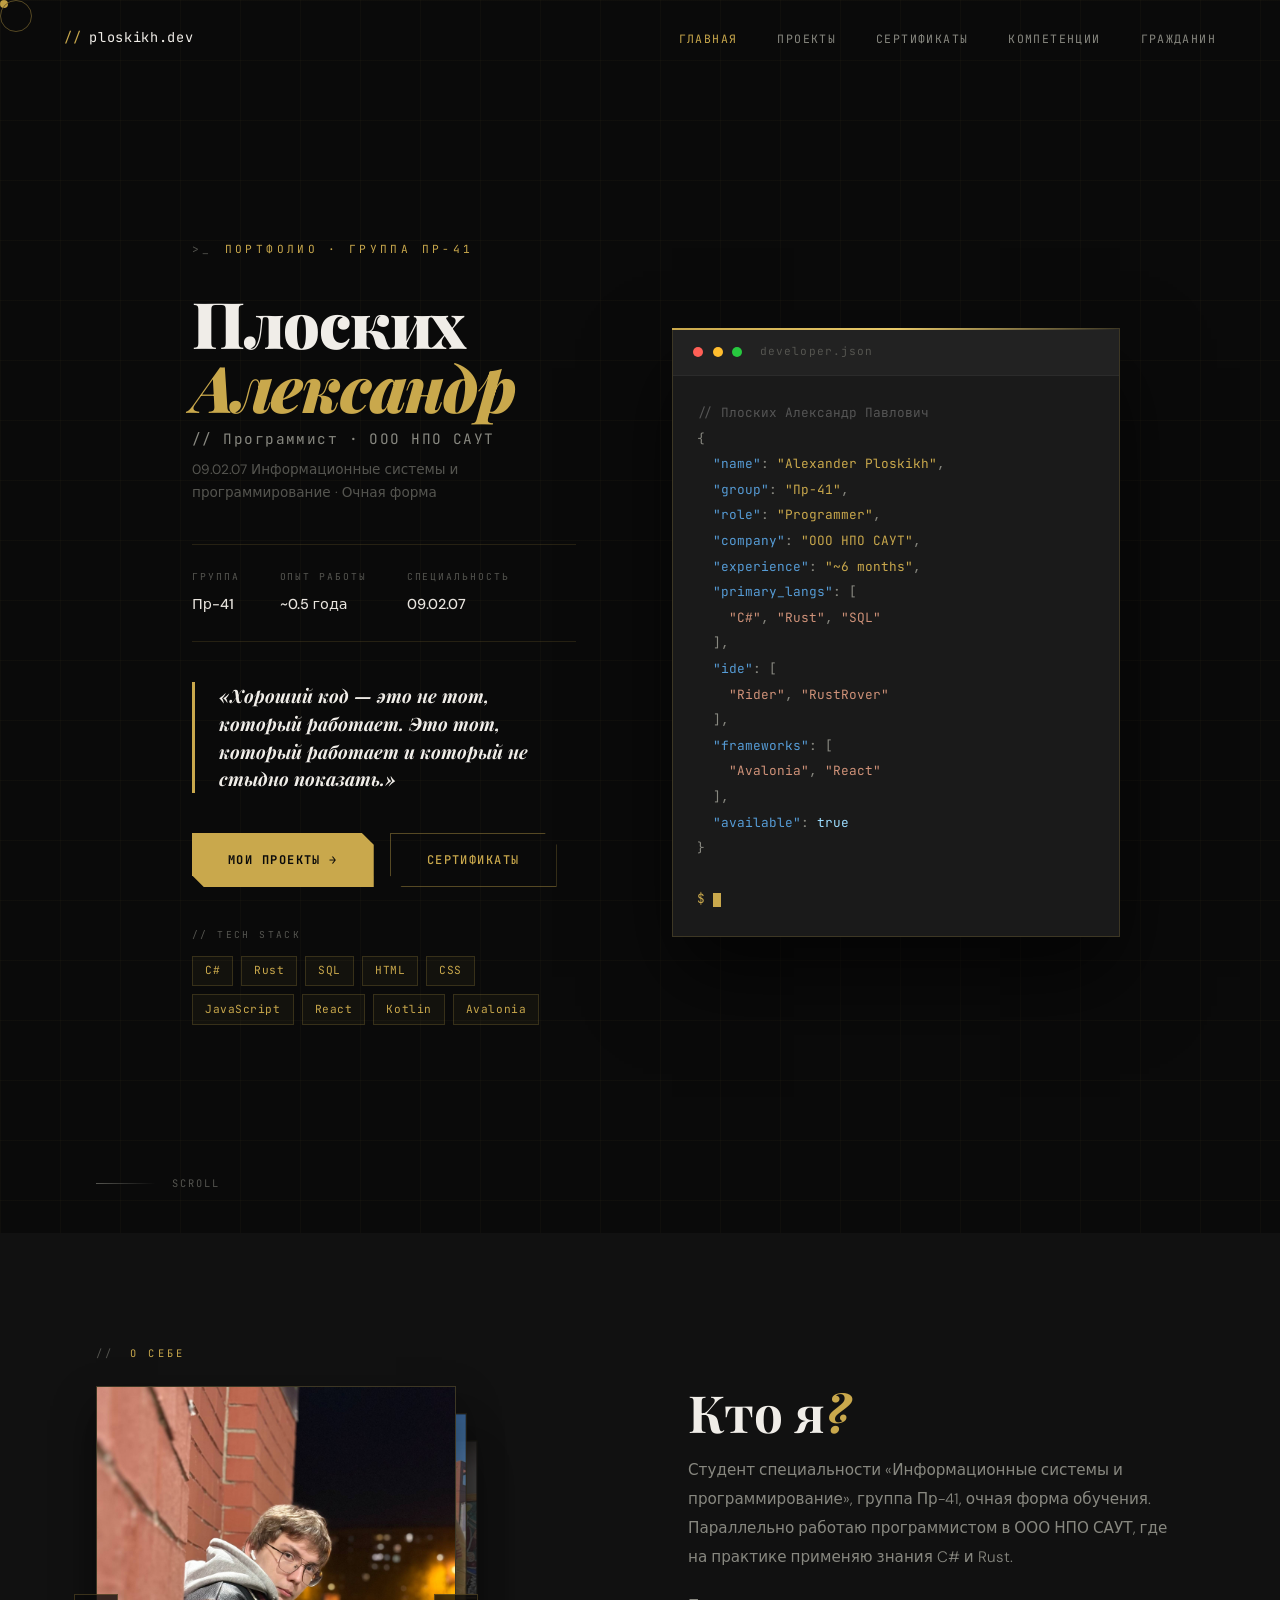
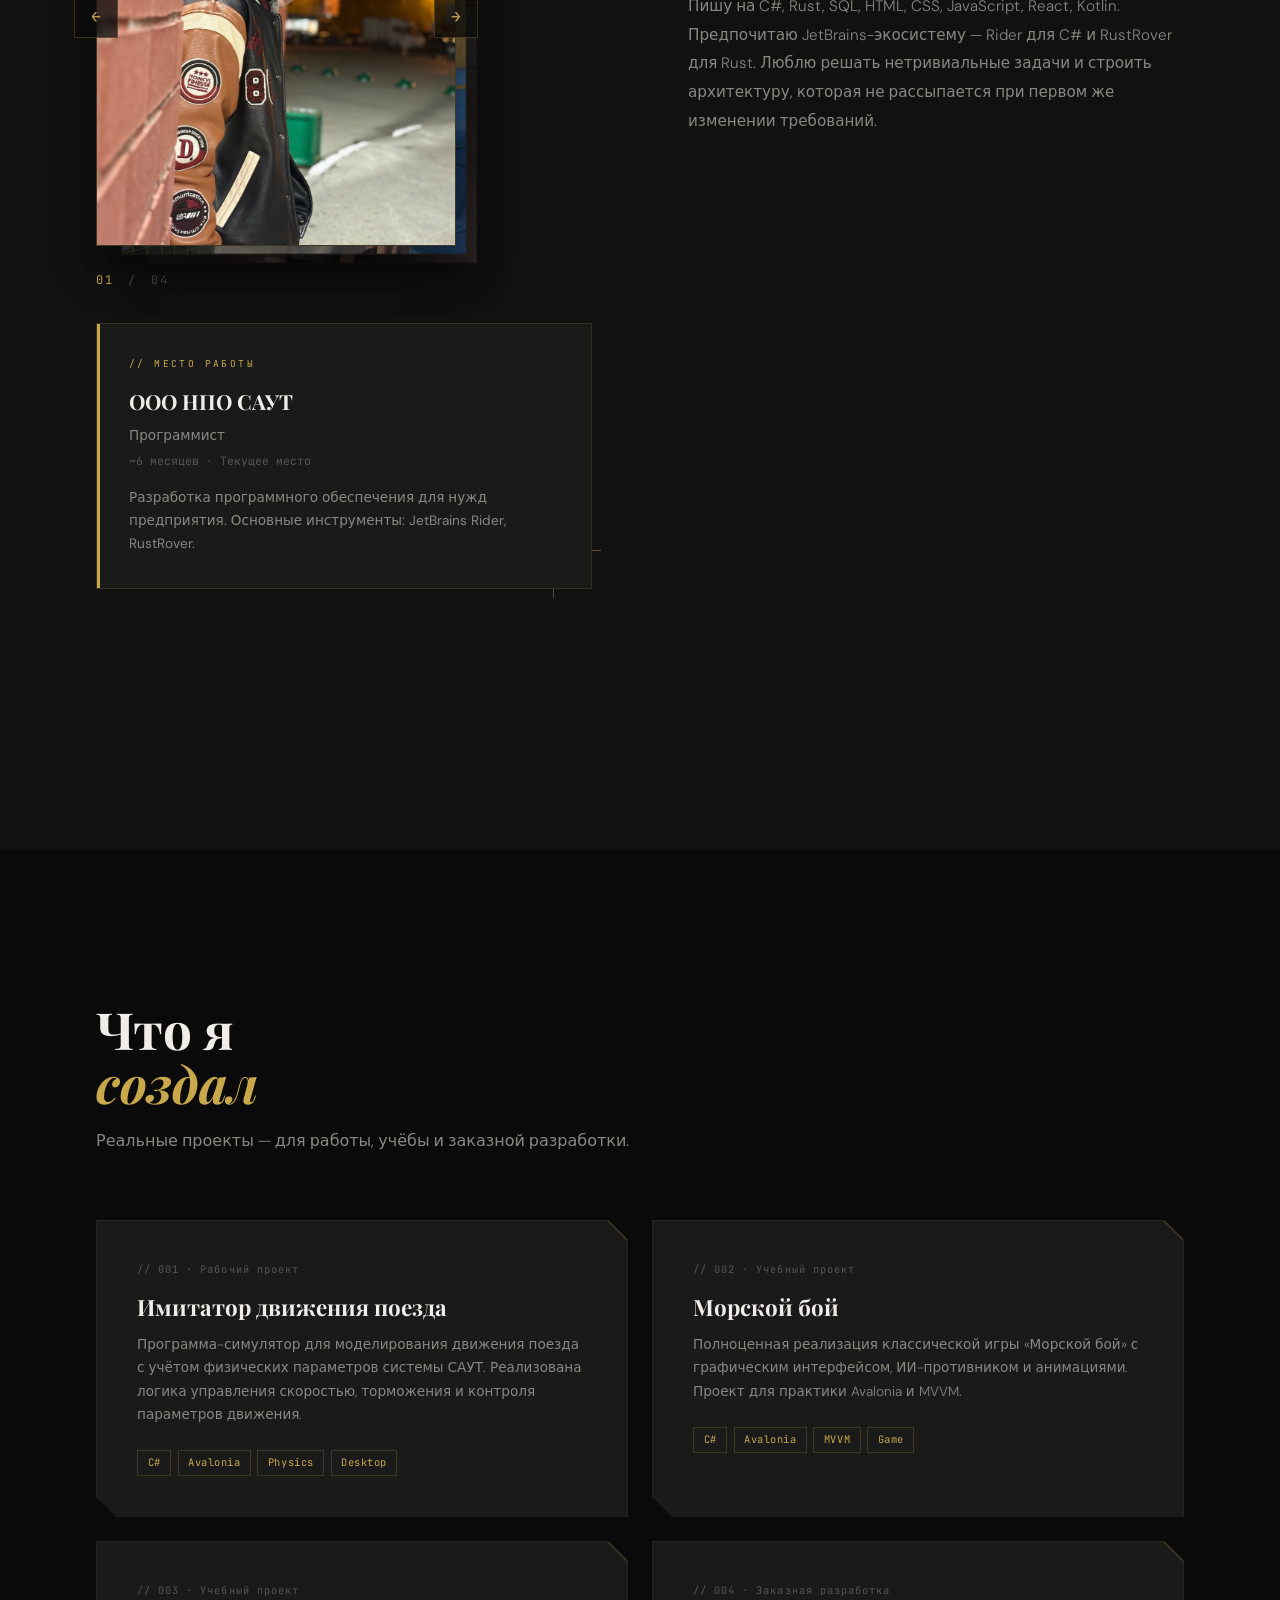
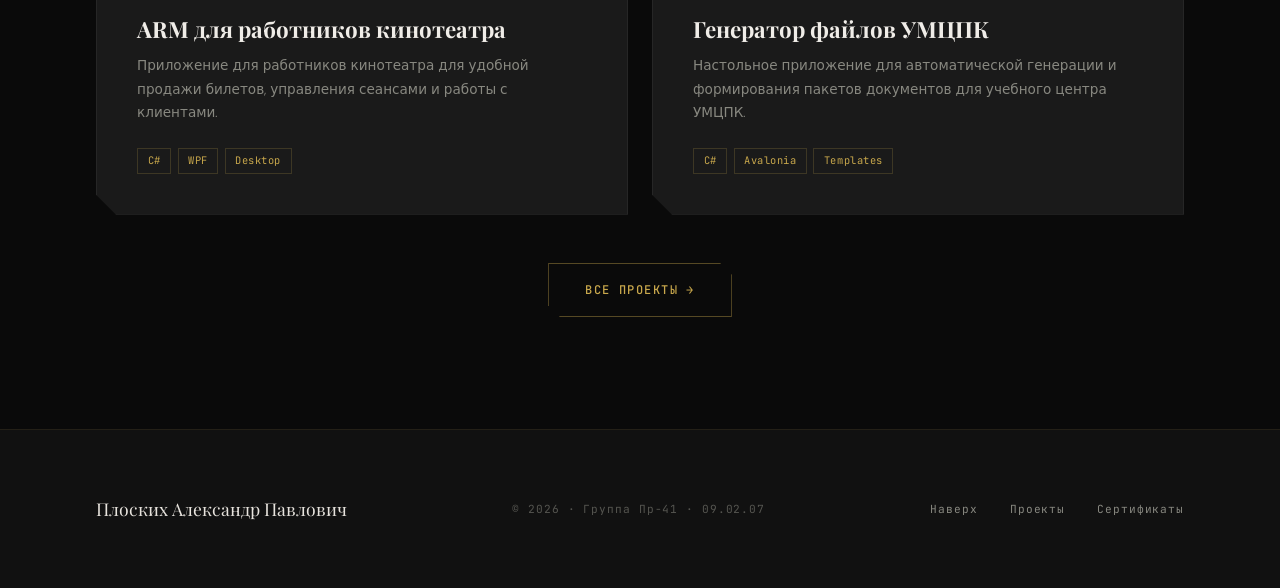
<file: index.html>
<!DOCTYPE html>
<html lang="ru">
<head>
<meta charset="UTF-8">
<meta name="viewport" content="width=device-width, initial-scale=1.0">
<title>Плоских Александр — Портфолио</title>
<link rel="preconnect" href="https://fonts.googleapis.com">
<link rel="preconnect" href="https://fonts.gstatic.com" crossorigin>
<link href="https://fonts.googleapis.com/css2?family=Playfair+Display:ital,wght@0,700;0,900;1,700&family=DM+Sans:wght@300;400;500&family=JetBrains+Mono:wght@300;400;500;700&display=swap" rel="stylesheet">
<link rel="stylesheet" href="style.css">
<style>
  /* ===== HERO ===== */
  #hero {
    min-height: 100vh;
    display: grid;
    grid-template-columns: 1fr 1fr;
    position: relative;
    overflow: hidden;
  }

  /* Scanline texture */
  #hero::before {
    content: '';
    position: absolute;
    inset: 0;
    background: repeating-linear-gradient(
      0deg,
      transparent,
      transparent 2px,
      rgba(0,0,0,0.03) 2px,
      rgba(0,0,0,0.03) 4px
    );
    pointer-events: none;
    z-index: 0;
  }

  .hero-left {
    display: flex;
    flex-direction: column;
    justify-content: center;
    padding: 8rem 4rem 6rem 6rem;
    position: relative;
    z-index: 2;
  }

  .hero-label {
    font-family: var(--mono);
    font-size: 0.7rem;
    letter-spacing: 0.3em;
    text-transform: uppercase;
    color: var(--gold);
    margin-bottom: 2rem;
    opacity: 0;
    animation: fadeUp 0.8s var(--ease) 0.2s forwards;
    display: flex;
    align-items: center;
    gap: 0.75rem;
  }
  .hero-label::before { content: '>_'; color: var(--muted2); }

  .hero-name {
    font-family: var(--serif);
    font-size: clamp(3rem, 5vw, 6rem);
    font-weight: 900;
    line-height: 1.0;
    letter-spacing: -0.02em;
    color: var(--white);
    margin-bottom: 0.5rem;
    opacity: 0;
    animation: fadeUp 1s var(--ease) 0.35s forwards;
  }
  .hero-name em { font-style: italic; color: var(--gold); }

  .hero-role {
    font-family: var(--mono);
    font-size: 0.9rem;
    color: var(--muted);
    letter-spacing: 0.1em;
    margin-bottom: 0.4rem;
    opacity: 0;
    animation: fadeUp 0.8s var(--ease) 0.5s forwards;
  }

  .hero-college {
    font-size: 0.85rem;
    color: var(--muted2);
    margin-bottom: 2.5rem;
    opacity: 0;
    animation: fadeUp 0.8s var(--ease) 0.6s forwards;
  }

  .hero-meta {
    display: flex;
    gap: 2.5rem;
    margin-bottom: 2.5rem;
    opacity: 0;
    animation: fadeUp 0.8s var(--ease) 0.7s forwards;
    padding: 1.5rem 0;
    border-top: 1px solid rgba(201,168,76,0.15);
    border-bottom: 1px solid rgba(201,168,76,0.15);
  }
  .hero-meta-item { }
  .hero-meta-item .label {
    font-family: var(--mono);
    font-size: 0.6rem;
    letter-spacing: 0.2em;
    text-transform: uppercase;
    color: var(--muted2);
    display: block;
    margin-bottom: 0.3rem;
  }
  .hero-meta-item .value {
    font-size: 0.9rem;
    color: var(--white2);
    font-weight: 500;
  }

  /* Stateham-style quote */
  .hero-statement {
    font-family: var(--serif);
    font-size: 1.15rem;
    font-weight: 700;
    font-style: italic;
    color: var(--white);
    line-height: 1.5;
    max-width: 440px;
    margin-bottom: 2.5rem;
    padding-left: 1.5rem;
    border-left: 3px solid var(--gold);
    opacity: 0;
    animation: fadeUp 0.8s var(--ease) 0.85s forwards;
  }

  .hero-buttons {
    display: flex;
    gap: 1rem;
    flex-wrap: wrap;
    opacity: 0;
    animation: fadeUp 0.8s var(--ease) 1s forwards;
  }

  .hero-stack {
    margin-top: 2.5rem;
    opacity: 0;
    animation: fadeUp 0.8s var(--ease) 1.1s forwards;
  }
  .stack-label {
    font-family: var(--mono);
    font-size: 0.6rem;
    letter-spacing: 0.25em;
    text-transform: uppercase;
    color: var(--muted2);
    margin-bottom: 0.75rem;
  }
  .stack-tags { display: flex; flex-wrap: wrap; gap: 0.5rem; }
  .stack-tag {
    font-family: var(--mono);
    font-size: 0.7rem;
    padding: 0.3rem 0.75rem;
    border: 1px solid rgba(201,168,76,0.2);
    color: var(--gold);
    background: rgba(201,168,76,0.05);
    letter-spacing: 0.05em;
    transition: border-color 0.3s, background 0.3s;
  }
  .stack-tag:hover { border-color: var(--gold); background: rgba(201,168,76,0.12); }

  /* Hero Right — Code Terminal */
  .hero-right {
    position: relative;
    display: flex;
    align-items: center;
    justify-content: center;
    padding: 8rem 4rem 6rem 2rem;
    opacity: 0;
    animation: fadeIn 1.2s var(--ease) 0.6s forwards;
  }

  .terminal {
    width: 100%;
    max-width: 480px;
    background: var(--dark2);
    border: 1px solid rgba(201,168,76,0.2);
    font-family: var(--mono);
    position: relative;
    box-shadow: 0 40px 80px rgba(0,0,0,0.6), inset 0 1px 0 rgba(255,255,255,0.03);
  }
  .terminal::before {
    content: '';
    position: absolute;
    top: -1px; left: -1px; right: -1px;
    height: 2px;
    background: linear-gradient(90deg, var(--gold), var(--gold2), transparent);
  }
  .terminal-bar {
    padding: 0.85rem 1.25rem;
    background: var(--dark3);
    display: flex;
    align-items: center;
    gap: 0.6rem;
    border-bottom: 1px solid rgba(255,255,255,0.04);
  }
  .terminal-dot {
    width: 10px; height: 10px;
    border-radius: 50%;
  }
  .terminal-dot.r { background: #FF5F56; }
  .terminal-dot.y { background: #FFBD2E; }
  .terminal-dot.g { background: #27C93F; }
  .terminal-title {
    font-size: 0.7rem;
    color: var(--muted2);
    letter-spacing: 0.1em;
    margin-left: 0.5rem;
  }
  .terminal-body { padding: 1.5rem; font-size: 0.8rem; line-height: 2; }
  .t-comment { color: #555; }
  .t-key { color: #569CD6; }
  .t-str { color: var(--gold); }
  .t-val { color: #9CDCFE; }
  .t-punct { color: var(--muted); }
  .t-arr { color: #CE9178; }
  .t-prompt { color: var(--gold); }
  .t-cursor {
    display: inline-block;
    width: 8px; height: 14px;
    background: var(--gold);
    vertical-align: middle;
    animation: blink 1s infinite;
  }

  /* Grid decor */
  .hero-grid-decor {
    position: absolute;
    inset: 0;
    background-image:
      linear-gradient(rgba(201,168,76,0.03) 1px, transparent 1px),
      linear-gradient(90deg, rgba(201,168,76,0.03) 1px, transparent 1px);
    background-size: 60px 60px;
    pointer-events: none;
  }

  /* Scroll hint */
  .scroll-hint {
    position: absolute;
    bottom: 2.5rem;
    left: 6rem;
    display: flex;
    align-items: center;
    gap: 1rem;
    opacity: 0;
    animation: fadeUp 0.8s var(--ease) 1.4s forwards;
  }
  .scroll-hint span {
    font-family: var(--mono);
    font-size: 0.65rem;
    letter-spacing: 0.2em;
    text-transform: uppercase;
    color: var(--muted2);
  }
  .scroll-line {
    width: 60px;
    height: 1px;
    background: linear-gradient(90deg, var(--muted2), transparent);
    animation: expandLine 2s var(--ease) 1.6s infinite alternate;
  }
  @keyframes expandLine {
    from { width: 40px; opacity: 0.3; }
    to { width: 80px; opacity: 1; }
  }

  /* ===== ABOUT ===== */
  #about { background: var(--dark); }
  .about-grid {
    display: grid;
    grid-template-columns: 1fr 1fr;
    gap: 6rem;
    align-items: start;
  }
  .about-photo {
    position: relative;
  }
  .photo-frame {
    width: 100%;
    aspect-ratio: 3/4;
    max-width: 320px;
    background: var(--dark2);
    border: 1px solid rgba(201,168,76,0.2);
    display: flex;
    align-items: center;
    justify-content: center;
    flex-direction: column;
    gap: 1rem;
    position: relative;
    overflow: hidden;
  }
  .photo-frame::before {
    content: '';
    position: absolute;
    top: 0; left: 0; right: 0;
    height: 2px;
    background: linear-gradient(90deg, var(--gold), transparent);
  }
  .photo-frame svg { width: 64px; height: 64px; opacity: 0.15; }
  .photo-frame p {
    font-family: var(--mono);
    font-size: 0.65rem;
    color: var(--muted2);
    letter-spacing: 0.15em;
    text-transform: uppercase;
    text-align: center;
    padding: 0 1.5rem;
  }
  .photo-frame img {
    width: 100%; height: 100%;
    object-fit: cover;
    position: absolute;
    inset: 0;
    display: none;
  }
  .photo-frame img.loaded { display: block; }

  .photo-corner {
    position: absolute;
    bottom: -1px; right: -1px;
    width: 48px; height: 48px;
    border-left: 1px solid var(--gold);
    border-top: 1px solid var(--gold);
    transform: translate(8px, 8px);
    opacity: 0.4;
  }

  .about-content { }
  .about-lead {
    font-family: var(--serif);
    font-size: 1.2rem;
    font-style: italic;
    color: var(--white2);
    line-height: 1.7;
    margin-bottom: 2rem;
    padding-left: 1.5rem;
    border-left: 3px solid var(--gold);
  }
  .about-text p {
    font-size: 0.95rem;
    color: var(--muted);
    line-height: 1.9;
    margin-bottom: 1.25rem;
    font-weight: 300;
  }

  .detail-group { margin-top: 2.5rem; }
  .detail-group h3 {
    font-family: var(--mono);
    font-size: 0.6rem;
    letter-spacing: 0.25em;
    text-transform: uppercase;
    color: var(--gold);
    margin-bottom: 1rem;
  }
  .detail-list { list-style: none; display: flex; flex-direction: column; gap: 0.6rem; }
  .detail-list li {
    font-size: 0.85rem;
    color: var(--muted);
    display: flex;
    align-items: center;
    gap: 0.75rem;
    font-family: var(--mono);
  }
  .detail-list li::before {
    content: '▸';
    color: var(--gold);
    font-size: 0.6rem;
    flex-shrink: 0;
  }

  /* SKILL BARS */
  #skillBars { margin-top: 2.5rem; }
  .skills-title {
    font-family: var(--mono);
    font-size: 0.6rem;
    letter-spacing: 0.25em;
    text-transform: uppercase;
    color: var(--gold);
    margin-bottom: 1.25rem;
  }
  .skills-bars { display: flex; flex-direction: column; gap: 1rem; }
  .skill-bar-item { display: flex; flex-direction: column; gap: 0.4rem; }
  .skill-bar-header {
    display: flex;
    justify-content: space-between;
    font-family: var(--mono);
    font-size: 0.72rem;
    color: var(--muted);
  }
  .skill-bar-track {
    height: 2px;
    background: rgba(255,255,255,0.06);
    position: relative;
  }
  .skill-bar-fill {
    height: 100%;
    background: linear-gradient(90deg, var(--gold) 0%, var(--gold2) 100%);
    transform-origin: left;
    transform: scaleX(0);
    transition: transform 1.2s var(--ease);
  }
  .skill-bar-fill.animated { transform: scaleX(1); }

  /* Work Experience Block */
  .work-experience {
    margin-top: 3rem;
    padding: 2rem;
    background: var(--dark2);
    border: 1px solid rgba(201,168,76,0.15);
    position: relative;
  }
  .work-experience::before {
    content: '';
    position: absolute;
    top: 0; left: 0;
    width: 3px; height: 100%;
    background: var(--gold);
  }
  .work-exp-label {
    font-family: var(--mono);
    font-size: 0.6rem;
    letter-spacing: 0.25em;
    text-transform: uppercase;
    color: var(--gold);
    margin-bottom: 0.75rem;
  }
  .work-exp-company {
    font-family: var(--serif);
    font-size: 1.3rem;
    font-weight: 700;
    color: var(--white);
    margin-bottom: 0.25rem;
  }
  .work-exp-role {
    font-size: 0.85rem;
    color: var(--muted);
    margin-bottom: 0.25rem;
  }
  .work-exp-period {
    font-family: var(--mono);
    font-size: 0.72rem;
    color: var(--muted2);
    margin-bottom: 1rem;
  }
  .work-exp-desc {
    font-size: 0.85rem;
    color: var(--muted);
    line-height: 1.7;
  }

  /* ===== PROJECTS PREVIEW ===== */
  #projects-preview { background: var(--black); }
  .projects-grid {
    display: grid;
    grid-template-columns: repeat(2, 1fr);
    gap: 1.5rem;
  }
  .project-card {
    background: var(--dark2);
    border: 1px solid rgba(255,255,255,0.05);
    padding: 2.5rem;
    transition: border-color 0.4s, transform 0.4s var(--ease), background 0.4s;
    cursor: default;
    position: relative;
    overflow: hidden;
    clip-path: polygon(0 0, calc(100% - 20px) 0, 100% 20px, 100% 100%, 20px 100%, 0 calc(100% - 20px));
  }
  .project-card::before {
    content: '';
    position: absolute;
    top: 0; right: 0;
    width: 0; height: 0;
    border-left: 20px solid transparent;
    border-top: 20px solid rgba(201,168,76,0.2);
    transition: border-top-color 0.4s;
  }
  .project-card:hover {
    border-color: rgba(201,168,76,0.3);
    background: rgba(201,168,76,0.03);
    transform: translateY(-6px);
  }
  .project-card:hover::before { border-top-color: var(--gold); }

  .project-num {
    font-family: var(--mono);
    font-size: 0.65rem;
    color: var(--muted2);
    margin-bottom: 1rem;
    letter-spacing: 0.1em;
  }
  .project-title {
    font-family: var(--serif);
    font-size: 1.4rem;
    font-weight: 700;
    color: var(--white);
    line-height: 1.2;
    margin-bottom: 0.75rem;
  }
  .project-desc {
    font-size: 0.85rem;
    color: var(--muted);
    line-height: 1.7;
    margin-bottom: 1.5rem;
    font-weight: 300;
  }
  .project-tags { display: flex; flex-wrap: wrap; gap: 0.4rem; }
  .project-tag {
    font-family: var(--mono);
    font-size: 0.65rem;
    padding: 0.2rem 0.6rem;
    border: 1px solid rgba(201,168,76,0.2);
    color: var(--gold);
    letter-spacing: 0.05em;
  }

  /* ===== RESPONSIVE ===== */
  @media (max-width: 900px) {
    #hero { grid-template-columns: 1fr; min-height: auto; }
    .hero-left { padding: 7rem 1.5rem 3rem; }
    .hero-right { display: none; }
    .scroll-hint { left: 1.5rem; }
    .about-grid { grid-template-columns: 1fr; gap: 3rem; }
    .about-photo { display: none; }
    .projects-grid { grid-template-columns: 1fr; }
  }

  .photo-stack-wrapper {
  position: relative;
  width: 100%;
  max-width: 360px;
  height: 460px;
  margin-bottom: 1.5rem;
}

.photo-stack {
  position: relative;
  width: 100%;
  height: 100%;
}

.stack-photo {
  position: absolute;
  inset: 0;
  border: 1px solid rgba(201,168,76,0.2);
  background: var(--dark2);
  overflow: hidden;
  transition:
    transform 0.6s var(--ease),
    opacity 0.6s var(--ease),
    filter 0.6s var(--ease);
  box-shadow:
    0 20px 40px rgba(0,0,0,0.45);
}

.stack-photo img {
  width: 100%;
  height: 100%;
  object-fit: cover;
}

/* ACTIVE */
.stack-photo.active {
  z-index: 4;
  transform: translate(0,0) scale(1);
  opacity: 1;
}

/* SECOND */
.stack-photo.next1 {
  z-index: 3;
  transform: translate(18px, 18px) scale(0.96);
  opacity: 0.75;
  filter: brightness(0.8);
}

/* THIRD */
.stack-photo.next2 {
  z-index: 2;
  transform: translate(36px, 36px) scale(0.92);
  opacity: 0.45;
  filter: brightness(0.6);
}

/* HIDDEN */
.stack-photo.hidden {
  opacity: 0;
  transform: translate(60px,60px) scale(0.88);
  pointer-events: none;
}

.photo-nav {
  position: absolute;
  top: 50%;
  transform: translateY(-50%);
  z-index: 10;

  width: 44px;
  height: 44px;

  border: 1px solid rgba(201,168,76,0.25);
  background: rgba(10,10,10,0.75);

  color: var(--gold);

  font-family: var(--mono);
  font-size: 1rem;

  cursor: pointer;

  transition:
    background 0.3s,
    border-color 0.3s,
    transform 0.3s;
}

.photo-nav:hover {
  background: rgba(201,168,76,0.1);
  border-color: var(--gold);
}

.photo-nav.prev {
  left: -22px;
}

.photo-nav.next {
  right: -22px;
}

.photo-counter {
  font-family: var(--mono);
  font-size: 0.75rem;
  letter-spacing: 0.15em;
  color: var(--muted2);
  margin-top: 0.75rem;
}

.photo-counter #photoCurrent {
  color: var(--gold);
}

.photo-counter .divider {
  margin: 0 0.35rem;
}

@media (max-width: 900px) {

  .photo-stack-wrapper {
    max-width: 100%;
    height: 420px;
  }

  .photo-nav.prev {
    left: 8px;
  }

  .photo-nav.next {
    right: 8px;
  }

}
</style>
</head>
<body>
<div class="cursor"></div>
<div class="cursor-ring"></div>
<div class="progress-bar" id="readingProgress"></div>

<!-- NAV -->
<nav id="mainNav">
  <a href="index.html" class="nav-logo"><span>//</span> ploskikh.dev</a>
  <ul class="nav-links">
    <li><a href="index.html" class="active">Главная</a></li>
    <li><a href="projects/index.html">Проекты</a></li>
    <li><a href="certificates/index.html">Сертификаты</a></li>
    <li><a href="competencies/index.html">Компетенции</a></li>
    <li><a href="citizen/index.html">Гражданин</a></li>
  </ul>
  <button class="hamburger" id="hamburger" aria-label="Меню">
    <span></span><span></span><span></span>
  </button>
</nav>

<!-- MOBILE MENU -->
<div class="mobile-menu" id="mobileMenu">
  <a href="index.html" onclick="closeMobile()">Главная</a>
  <a href="projects/index.html" onclick="closeMobile()">Проекты</a>
  <a href="certificates/index.html" onclick="closeMobile()">Сертификаты</a>
  <a href="competencies/index.html" onclick="closeMobile()">Компетенции</a>
  <a href="citizen/index.html" onclick="closeMobile()">Гражданин</a>
</div>

<!-- HERO -->
<section id="hero">
  <div class="hero-grid-decor"></div>
  <div class="hero-left">
    <div class="hero-label">Портфолио · Группа Пр-41</div>
    <h1 class="hero-name">Плоских<br><em>Александр</em></h1>
    <div class="hero-role">// Программист · ООО НПО САУТ</div>
    <div class="hero-college">09.02.07 Информационные системы и программирование · Очная форма</div>

    <div class="hero-meta">
      <div class="hero-meta-item">
        <span class="label">Группа</span>
        <span class="value">Пр-41</span>
      </div>
      <div class="hero-meta-item">
        <span class="label">Опыт работы</span>
        <span class="value">~0.5 года</span>
      </div>
      <div class="hero-meta-item">
        <span class="label">Специальность</span>
        <span class="value">09.02.07</span>
      </div>
    </div>

    <div class="hero-statement">
      «Хороший код — это не тот, который работает. Это тот, который работает и который не стыдно показать.»
    </div>

    <div class="hero-buttons">
      <a href="projects/index.html" class="btn-primary">Мои проекты →</a>
      <a href="certificates/index.html" class="btn-outline">Сертификаты</a>
    </div>

    <div class="hero-stack">
      <div class="stack-label">// tech stack</div>
      <div class="stack-tags">
        <span class="stack-tag">C#</span>
        <span class="stack-tag">Rust</span>
        <span class="stack-tag">SQL</span>
        <span class="stack-tag">HTML</span>
        <span class="stack-tag">CSS</span>
        <span class="stack-tag">JavaScript</span>
        <span class="stack-tag">React</span>
        <span class="stack-tag">Kotlin</span>
        <span class="stack-tag">Avalonia</span>
      </div>
    </div>
  </div>

  <div class="hero-right">
    <div class="terminal">
      <div class="terminal-bar">
        <div class="terminal-dot r"></div>
        <div class="terminal-dot y"></div>
        <div class="terminal-dot g"></div>
        <span class="terminal-title">developer.json</span>
      </div>
      <div class="terminal-body">
        <span class="t-comment">// Плоских Александр Павлович</span><br>
        <span class="t-punct">{</span><br>
        &nbsp;&nbsp;<span class="t-key">"name"</span><span class="t-punct">:</span> <span class="t-str">"Alexander Ploskikh"</span><span class="t-punct">,</span><br>
        &nbsp;&nbsp;<span class="t-key">"group"</span><span class="t-punct">:</span> <span class="t-str">"Пр-41"</span><span class="t-punct">,</span><br>
        &nbsp;&nbsp;<span class="t-key">"role"</span><span class="t-punct">:</span> <span class="t-str">"Programmer"</span><span class="t-punct">,</span><br>
        &nbsp;&nbsp;<span class="t-key">"company"</span><span class="t-punct">:</span> <span class="t-str">"ООО НПО САУТ"</span><span class="t-punct">,</span><br>
        &nbsp;&nbsp;<span class="t-key">"experience"</span><span class="t-punct">:</span> <span class="t-str">"~6 months"</span><span class="t-punct">,</span><br>
        &nbsp;&nbsp;<span class="t-key">"primary_langs"</span><span class="t-punct">: [</span><br>
        &nbsp;&nbsp;&nbsp;&nbsp;<span class="t-arr">"C#"</span><span class="t-punct">,</span> <span class="t-arr">"Rust"</span><span class="t-punct">,</span> <span class="t-arr">"SQL"</span><br>
        &nbsp;&nbsp;<span class="t-punct">],</span><br>
        &nbsp;&nbsp;<span class="t-key">"ide"</span><span class="t-punct">: [</span><br>
        &nbsp;&nbsp;&nbsp;&nbsp;<span class="t-arr">"Rider"</span><span class="t-punct">,</span> <span class="t-arr">"RustRover"</span><br>
        &nbsp;&nbsp;<span class="t-punct">],</span><br>
        &nbsp;&nbsp;<span class="t-key">"frameworks"</span><span class="t-punct">: [</span><br>
        &nbsp;&nbsp;&nbsp;&nbsp;<span class="t-arr">"Avalonia"</span><span class="t-punct">,</span> <span class="t-arr">"React"</span><br>
        &nbsp;&nbsp;<span class="t-punct">],</span><br>
        &nbsp;&nbsp;<span class="t-key">"available"</span><span class="t-punct">:</span> <span class="t-val">true</span><br>
        <span class="t-punct">}</span><br>
        <br>
        <span class="t-prompt">$ </span><span class="t-cursor"></span>
      </div>
    </div>
  </div>

  <div class="scroll-hint">
    <div class="scroll-line"></div>
    <span>Scroll</span>
  </div>
</section>

<!-- ABOUT -->
<section id="about">
  <div class="section-inner">
    <div class="section-eyebrow reveal">О себе</div>
    <div class="about-grid">


      <div class="about-photo reveal">

        <div class="photo-stack-wrapper">

          <button class="photo-nav prev" id="photoPrev">←</button>

          <div class="photo-stack" id="photoStack">

            <div class="stack-photo active">
              <img src="photo.jpg" alt="Фото 1">
            </div>

            <div class="stack-photo">
              <img src="me2.jpg" alt="Фото 2">
            </div>

            <div class="stack-photo">
              <img src="me3.jpg" alt="Фото 3">
            </div>

          </div>

          <button class="photo-nav next" id="photoNext">→</button>

        </div>

        <div class="photo-counter">
          <span id="photoCurrent">01</span>
          <span class="divider">/</span>
          <span>04</span>
        </div>

        <div class="photo-corner"></div>

        <div class="work-experience" style="margin-top: 2rem;">
          <div class="work-exp-label">// Место работы</div>
          <div class="work-exp-company">ООО НПО САУТ</div>
          <div class="work-exp-role">Программист</div>
          <div class="work-exp-period">~6 месяцев · Текущее место</div>
          <div class="work-exp-desc">
            Разработка программного обеспечения для нужд предприятия.
            Основные инструменты: JetBrains Rider, RustRover.
          </div>
        </div>

      </div>

      <div class="about-content">
        <div class="section-title reveal reveal-delay-1">Кто я<em>?</em></div>
        <div class="about-text reveal reveal-delay-3">
          <p>Студент специальности «Информационные системы и программирование», группа Пр-41, очная форма обучения. Параллельно работаю программистом в ООО НПО САУТ, где на практике применяю знания C# и Rust.</p>
          <p>Пишу на C#, Rust, SQL, HTML, CSS, JavaScript, React, Kotlin. Предпочитаю JetBrains-экосистему — Rider для C# и RustRover для Rust. Люблю решать нетривиальные задачи и строить архитектуру, которая не рассыпается при первом же изменении требований.</p>
        </div>

        <div class="detail-group reveal reveal-delay-3">
          <h3>// Основные языки</h3>
          <ul class="detail-list">
            <li>C# — основной рабочий язык</li>
            <li>Rust — системное программирование</li>
            <li>SQL — базы данных и запросы</li>
          </ul>
        </div>

        <div class="detail-group reveal reveal-delay-4">
          <h3>// Дополнительно</h3>
          <ul class="detail-list">
            <li>HTML / CSS / JavaScript / React</li>
            <li>Kotlin — мобильная разработка</li>
            <li>Avalonia UI — кросс-платформенные приложения</li>
          </ul>
        </div>

        <div id="skillBars" class="reveal">
          <div class="skills-title">// Уровень владения</div>
          <div class="skills-bars">
            <div class="skill-bar-item">
              <div class="skill-bar-header"><span>C#</span><span>90%</span></div>
              <div class="skill-bar-track"><div class="skill-bar-fill" data-width="0.9"></div></div>
            </div>
            <div class="skill-bar-item">
              <div class="skill-bar-header"><span>Rust</span><span>75%</span></div>
              <div class="skill-bar-track"><div class="skill-bar-fill" data-width="0.75"></div></div>
            </div>
            <div class="skill-bar-item">
              <div class="skill-bar-header"><span>SQL</span><span>80%</span></div>
              <div class="skill-bar-track"><div class="skill-bar-fill" data-width="0.8"></div></div>
            </div>
            <div class="skill-bar-item">
              <div class="skill-bar-header"><span>HTML / CSS / JS</span><span>70%</span></div>
              <div class="skill-bar-track"><div class="skill-bar-fill" data-width="0.7"></div></div>
            </div>
            <div class="skill-bar-item">
              <div class="skill-bar-header"><span>React / Kotlin</span><span>55%</span></div>
              <div class="skill-bar-track"><div class="skill-bar-fill" data-width="0.55"></div></div>
            </div>
          </div>
        </div>
      </div>
    </div>
  </div>
</section>

<!-- PROJECTS PREVIEW -->
<section id="projects-preview">
  <div class="section-inner">
    <div class="section-eyebrow reveal">Проекты</div>
    <h2 class="section-title reveal reveal-delay-1">Что я<br><em>создал</em></h2>
    <p class="section-subtitle reveal reveal-delay-2">
      Реальные проекты — для работы, учёбы и заказной разработки.
    </p>

    <div class="projects-grid">

      <!-- 001 -->
      <div class="project-card reveal reveal-delay-1">
        <div class="project-num">// 001 · Рабочий проект</div>

        <div class="project-title">
          Имитатор движения поезда
        </div>

        <div class="project-desc">
          Программа-симулятор для моделирования движения поезда
          с учётом физических параметров системы САУТ.
          Реализована логика управления скоростью,
          торможения и контроля параметров движения.
        </div>

        <div class="project-tags">
          <span class="project-tag">C#</span>
          <span class="project-tag">Avalonia</span>
          <span class="project-tag">Physics</span>
          <span class="project-tag">Desktop</span>
        </div>
      </div>

      <!-- 002 -->
      <div class="project-card reveal reveal-delay-2">
        <div class="project-num">// 002 · Учебный проект</div>

        <div class="project-title">
          Морской бой
        </div>

        <div class="project-desc">
          Полноценная реализация классической игры
          «Морской бой» с графическим интерфейсом,
          ИИ-противником и анимациями.
          Проект для практики Avalonia и MVVM.
        </div>

        <div class="project-tags">
          <span class="project-tag">C#</span>
          <span class="project-tag">Avalonia</span>
          <span class="project-tag">MVVM</span>
          <span class="project-tag">Game</span>
        </div>
      </div>

      <!-- 003 -->
      <div class="project-card reveal reveal-delay-3">
        <div class="project-num">// 003 · Учебный проект</div>

        <div class="project-title">
          ARM для работников кинотеатра
        </div>

        <div class="project-desc">
          Приложение для работников кинотеатра
          для удобной продажи билетов,
          управления сеансами и работы с клиентами.
        </div>

        <div class="project-tags">
          <span class="project-tag">C#</span>
          <span class="project-tag">WPF</span>
          <span class="project-tag">Desktop</span>
        </div>
      </div>

      <!-- 004 -->
      <div class="project-card reveal reveal-delay-4">
        <div class="project-num">// 004 · Заказная разработка</div>

        <div class="project-title">
          Генератор файлов УМЦПК
        </div>

        <div class="project-desc">
          Настольное приложение для автоматической
          генерации и формирования пакетов документов
          для учебного центра УМЦПК.
        </div>

        <div class="project-tags">
          <span class="project-tag">C#</span>
          <span class="project-tag">Avalonia</span>
          <span class="project-tag">Templates</span>
        </div>
      </div>

    </div>

    <div style="text-align:center; margin-top: 3rem;">
      <a href="projects/index.html" class="btn-outline">
        Все проекты →
      </a>
    </div>
  </div>
</section>

<!-- FOOTER -->
<footer>
  <div class="footer-name">Плоских Александр Павлович</div>
  <div class="footer-copy">© 2026 · Группа Пр-41 · 09.02.07</div>
  <div class="footer-links">
    <a href="#hero">Наверх</a>
    <a href="projects/index.html">Проекты</a>
    <a href="../certificates/index.html">Сертификаты</a>
  </div>
</footer>

<script src="script.js"></script>

<script>

const photos = document.querySelectorAll('.stack-photo');
const currentEl = document.getElementById('photoCurrent');

let current = 0;

function renderStack() {

  photos.forEach(photo => {
    photo.classList.remove(
      'active',
      'next1',
      'next2',
      'hidden'
    );
  });

  photos.forEach((photo, index) => {

    const offset =
      (index - current + photos.length) % photos.length;

    if (offset === 0) {
      photo.classList.add('active');
    }
    else if (offset === 1) {
      photo.classList.add('next1');
    }
    else if (offset === 2) {
      photo.classList.add('next2');
    }
    else {
      photo.classList.add('hidden');
    }

  });

  currentEl.textContent =
    String(current + 1).padStart(2, '0');
}

document.getElementById('photoNext')
  .addEventListener('click', () => {

    current =
      (current + 1) % photos.length;

    renderStack();
});

document.getElementById('photoPrev')
  .addEventListener('click', () => {

    current =
      (current - 1 + photos.length) % photos.length;

    renderStack();
});

renderStack();

</script>
</body>
</html>
</file>
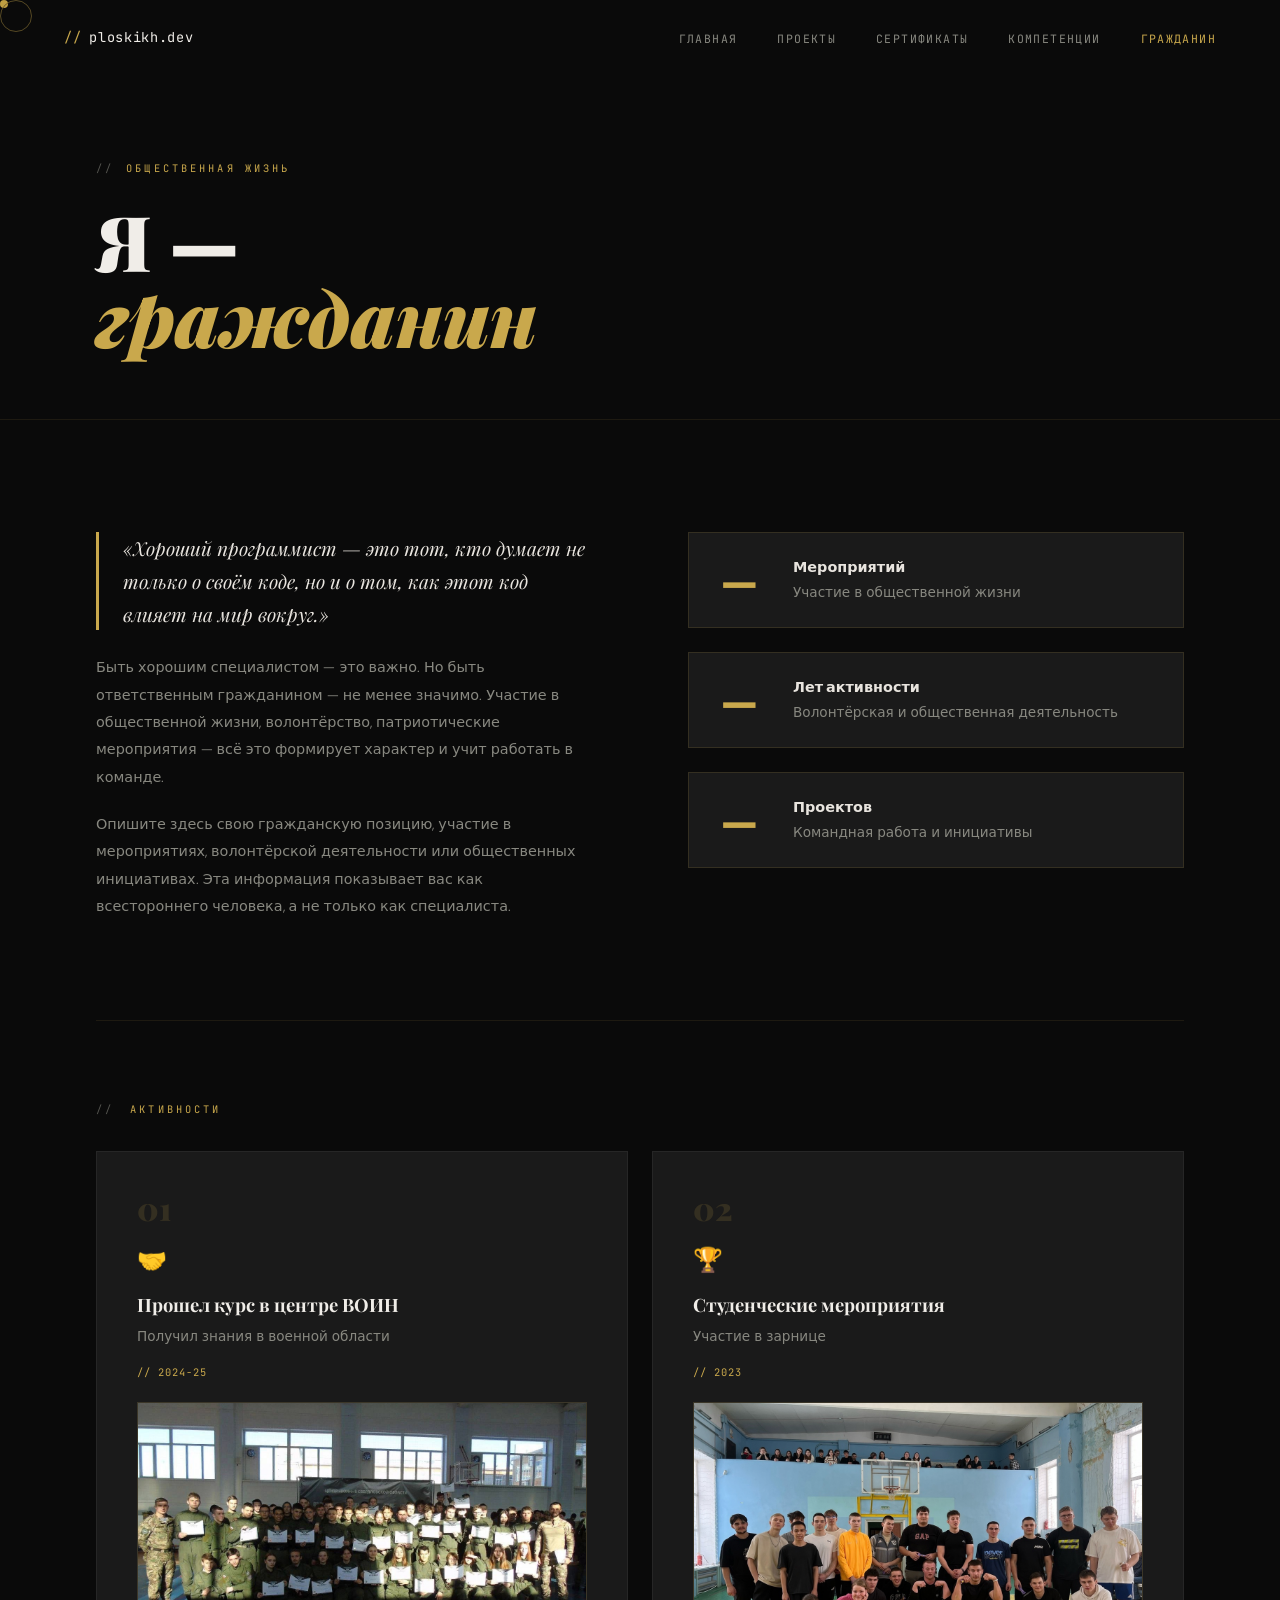
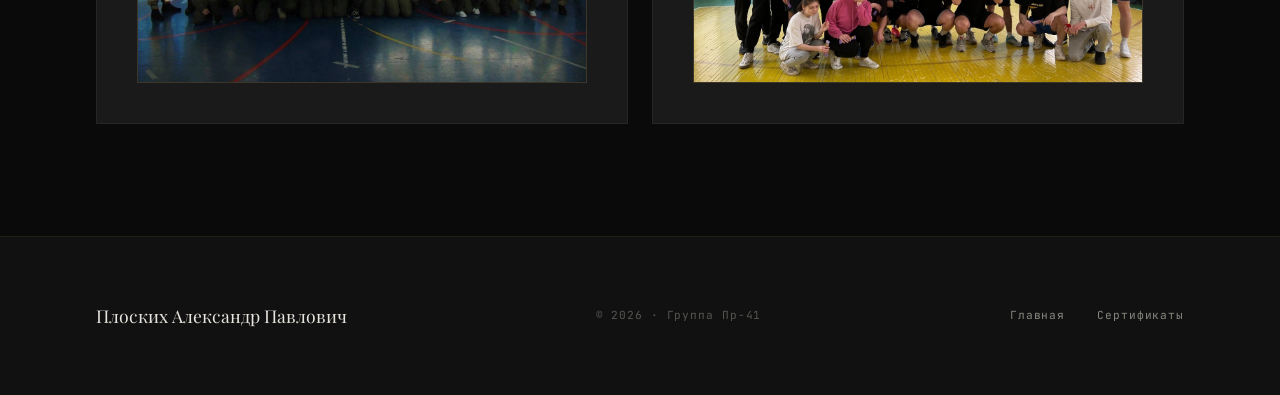
<file: citizen/index.html>
<!DOCTYPE html>
<html lang="ru">
<head>
<meta charset="UTF-8">
<meta name="viewport" content="width=device-width, initial-scale=1.0">
<title>Гражданин — Плоских Александр</title>
<link rel="preconnect" href="https://fonts.googleapis.com">
<link rel="preconnect" href="https://fonts.gstatic.com" crossorigin>
<link href="https://fonts.googleapis.com/css2?family=Playfair+Display:ital,wght@0,700;0,900;1,700&family=DM+Sans:wght@300;400;500&family=JetBrains+Mono:wght@300;400;500;700&display=swap" rel="stylesheet">
<link rel="stylesheet" href="../style.css">
<style>
  .page-hero {
    min-height: 45vh;
    display: flex;
    align-items: flex-end;
    padding: 10rem 6rem 4rem;
    position: relative;
    border-bottom: 1px solid rgba(201,168,76,0.1);
  }
  .page-hero::before {
    content: '';
    position: absolute;
    inset: 0;
    background: repeating-linear-gradient(
      0deg, transparent, transparent 2px,
      rgba(0,0,0,0.04) 2px, rgba(0,0,0,0.04) 4px
    );
    pointer-events: none;
  }
  .page-hero-inner { max-width: 1200px; width: 100%; margin: 0 auto; position: relative; z-index: 1; }
  .page-eyebrow {
    font-family: var(--mono);
    font-size: 0.65rem;
    letter-spacing: 0.3em;
    text-transform: uppercase;
    color: var(--gold);
    margin-bottom: 1.5rem;
    display: flex;
    align-items: center;
    gap: 0.75rem;
  }
  .page-eyebrow::before { content: '//'; color: var(--muted2); }
  .page-title {
    font-family: var(--serif);
    font-size: clamp(3rem, 6vw, 7rem);
    font-weight: 900;
    line-height: 1.0;
    color: var(--white);
  }
  .page-title em { font-style: italic; color: var(--gold); }

  .file-note {
    background: var(--dark2);
    border: 1px solid rgba(201,168,76,0.2);
    border-left: 3px solid var(--gold);
    padding: 1.5rem 2rem;
    margin-bottom: 3rem;
    font-family: var(--mono);
    font-size: 0.8rem;
    color: var(--muted);
    line-height: 1.7;
  }
  .file-note strong { color: var(--gold); }

  #citizen-main { background: var(--black); }

  /* INTRO BLOCK */
  .citizen-intro {
    display: grid;
    grid-template-columns: 1fr 1fr;
    gap: 6rem;
    align-items: start;
    margin-bottom: 5rem;
    padding-bottom: 5rem;
    border-bottom: 1px solid rgba(201,168,76,0.1);
  }
  .citizen-lead {
    font-family: var(--serif);
    font-size: 1.2rem;
    font-style: italic;
    color: var(--white2);
    line-height: 1.7;
    padding-left: 1.5rem;
    border-left: 3px solid var(--gold);
    margin-bottom: 1.5rem;
  }
  .citizen-text p {
    font-size: 0.9rem;
    color: var(--muted);
    line-height: 1.9;
    margin-bottom: 1.25rem;
    font-weight: 300;
  }

  /* STATS */
  .citizen-stats {
    display: flex;
    flex-direction: column;
    gap: 1.5rem;
  }
  .stat-item {
    background: var(--dark2);
    border: 1px solid rgba(201,168,76,0.15);
    padding: 1.5rem 2rem;
    display: flex;
    align-items: center;
    gap: 1.5rem;
    transition: border-color 0.3s;
  }
  .stat-item:hover { border-color: rgba(201,168,76,0.4); }
  .stat-num {
    font-family: var(--serif);
    font-size: 2.5rem;
    font-weight: 900;
    color: var(--gold);
    line-height: 1;
    flex-shrink: 0;
    min-width: 3rem;
  }
  .stat-label {
    font-size: 0.85rem;
    color: var(--muted);
    line-height: 1.5;
  }
  .stat-label strong { display: block; color: var(--white2); font-size: 0.9rem; margin-bottom: 0.25rem; }

  /* ACTIVITIES GRID */
  .activities-grid {
    display: grid;
    grid-template-columns: repeat(2, 1fr);
    gap: 1.5rem;
  }

  .activity-card {
    background: var(--dark2);
    border: 1px solid rgba(255,255,255,0.05);
    padding: 2.5rem;
    transition: border-color 0.4s, transform 0.4s var(--ease);
    position: relative;
    overflow: hidden;
  }
  .activity-card::before {
    content: '';
    position: absolute;
    top: 0; left: 0;
    width: 3px; height: 100%;
    background: var(--gold);
    transform: scaleY(0);
    transform-origin: top;
    transition: transform 0.4s var(--ease);
  }
  .activity-card:hover {
    border-color: rgba(201,168,76,0.3);
    transform: translateY(-4px);
  }
  .activity-card:hover::before { transform: scaleY(1); }

  .activity-num {
    font-family: var(--serif);
    font-size: 2rem;
    font-weight: 900;
    color: rgba(201,168,76,0.15);
    line-height: 1;
    margin-bottom: 1rem;
  }
  .activity-icon { font-size: 1.5rem; margin-bottom: 0.75rem; }
  .activity-title {
    font-family: var(--serif);
    font-size: 1.15rem;
    font-weight: 700;
    color: var(--white);
    margin-bottom: 0.5rem;
    line-height: 1.3;
  }
  .activity-desc {
    font-size: 0.85rem;
    color: var(--muted);
    line-height: 1.7;
    margin-bottom: 1rem;
    font-weight: 300;
  }
  .activity-period {
    font-family: var(--mono);
    font-size: 0.65rem;
    color: var(--gold);
    letter-spacing: 0.1em;
  }
  .activity-file-slot {
    margin-top: 1rem;
    padding-top: 1rem;
    border-top: 1px solid rgba(255,255,255,0.05);
    font-family: var(--mono);
    font-size: 0.65rem;
    color: var(--muted2);
  }
  .activity-file-slot::before { content: '📁 '; }

  .activity-image{
  margin-top:1.25rem;
  position:relative;
  overflow:hidden;
  border:1px solid rgba(201,168,76,0.15);
  background:var(--dark3);
  aspect-ratio:16/10;
}

.activity-image img{
  width:100%;
  height:100%;
  object-fit:cover;
  display:block;
  transition:transform 0.5s var(--ease);
}

.activity-card:hover .activity-image img{
  transform:scale(1.05);
}

.activity-image-placeholder{
  width:100%;
  height:100%;
  display:flex;
  align-items:center;
  justify-content:center;
  flex-direction:column;
  gap:0.75rem;

  font-family:var(--mono);
  font-size:0.7rem;
  letter-spacing:0.08em;
  color:var(--muted2);
  text-transform:uppercase;
}

.activity-image-placeholder span{
  font-size:2rem;
  opacity:0.4;
}

  @media (max-width: 900px) {
    .page-hero { padding: 8rem 1.5rem 3rem; }
    .citizen-intro { grid-template-columns: 1fr; gap: 3rem; }
    .activities-grid { grid-template-columns: 1fr; }
    #citizen-main { padding: 4rem 1.5rem; }
  }
</style>
</head>
<body>
<div class="cursor"></div>
<div class="cursor-ring"></div>
<div class="progress-bar" id="readingProgress"></div>

<nav id="mainNav">
  <a href="../index.html" class="nav-logo"><span>//</span> ploskikh.dev</a>
  <ul class="nav-links">
    <li><a href="../index.html">Главная</a></li>
    <li><a href="../projects/index.html">Проекты</a></li>
    <li><a href="../certificates/index.html">Сертификаты</a></li>
    <li><a href="../competencies/index.html">Компетенции</a></li>
    <li><a href="index.html" class="active">Гражданин</a></li>
  </ul>
  <button class="hamburger" id="hamburger" aria-label="Меню">
    <span></span><span></span><span></span>
  </button>
</nav>

<div class="mobile-menu" id="mobileMenu">
  <a href="../index.html" onclick="closeMobile()">Главная</a>
  <a href="../projects/index.html" onclick="closeMobile()">Проекты</a>
  <a href="../certificates/index.html" onclick="closeMobile()">Сертификаты</a>
  <a href="../competencies/index.html" onclick="closeMobile()">Компетенции</a>
  <a href="index.html" onclick="closeMobile()">Гражданин</a>
</div>

<div class="page-hero">
  <div class="page-hero-inner">
    <div class="page-eyebrow">Общественная жизнь</div>
    <h1 class="page-title">Я —<br><em>гражданин</em></h1>
  </div>
</div>

<section id="citizen-main">
  <div class="section-inner">


    <div class="citizen-intro">
      <div class="reveal reveal-delay-1">
        <div class="citizen-lead">
          «Хороший программист — это тот, кто думает не только о своём коде, но и о том, как этот код влияет на мир вокруг.»
        </div>
        <div class="citizen-text">
          <p>Быть хорошим специалистом — это важно. Но быть ответственным гражданином — не менее значимо. Участие в общественной жизни, волонтёрство, патриотические мероприятия — всё это формирует характер и учит работать в команде.</p>
          <p>Опишите здесь свою гражданскую позицию, участие в мероприятиях, волонтёрской деятельности или общественных инициативах. Эта информация показывает вас как всестороннего человека, а не только как специалиста.</p>
        </div>
      </div>

      <div class="citizen-stats reveal reveal-delay-2">
        <div class="stat-item">
          <div class="stat-num">—</div>
          <div class="stat-label">
            <strong>Мероприятий</strong>
            Участие в общественной жизни
          </div>
        </div>
        <div class="stat-item">
          <div class="stat-num">—</div>
          <div class="stat-label">
            <strong>Лет активности</strong>
            Волонтёрская и общественная деятельность
          </div>
        </div>
        <div class="stat-item">
          <div class="stat-num">—</div>
          <div class="stat-label">
            <strong>Проектов</strong>
            Командная работа и инициативы
          </div>
        </div>
      </div>
    </div>

    <div class="section-eyebrow reveal" style="margin-bottom: 2rem;">Активности</div>

    <div class="activities-grid" id="citizenGrid">

      <div class="activity-card reveal">
        <div class="activity-num">01</div>

        <div class="activity-icon">🤝</div>

        <div class="activity-title">
          Прошел курс в центре ВОИН
        </div>

        <div class="activity-desc">
          Получил знания в военной области
        </div>

        <div class="activity-period">
          // 2024-25
        </div>

        <div class="activity-image">

        <img src="voin.jpg" alt="Получение грамоты">
        </div>
      </div>

      <div class="activity-card reveal reveal-delay-1">
        <div class="activity-num">02</div>

        <div class="activity-icon">🏆</div>

        <div class="activity-title">
          Студенческие мероприятия
        </div>

        <div class="activity-desc">
          Участие в зарнице
        </div>

        <div class="activity-period">
          // 2023
        </div>


        <div class="activity-image">

        <img src="r.jpg" alt="Получение грамоты">
        </div>
        
      </div>

    </div>

    <div class="show-more-wrap">
      <button class="btn-show-more" id="citizenShowMore">
        <span class="btn-text">Показать ещё</span>
        <span class="arrow">↓</span>
      </button>
    </div>

  </div>
</section>

<footer>
  <div class="footer-name">Плоских Александр Павлович</div>
  <div class="footer-copy">© 2026 · Группа Пр-41</div>
  <div class="footer-links">
    <a href="../index.html">Главная</a>
    <a href="../certificates/index.html">Сертификаты</a>
  </div>
</footer>

<script src="../script.js"></script>
</body>
</html>
</file>
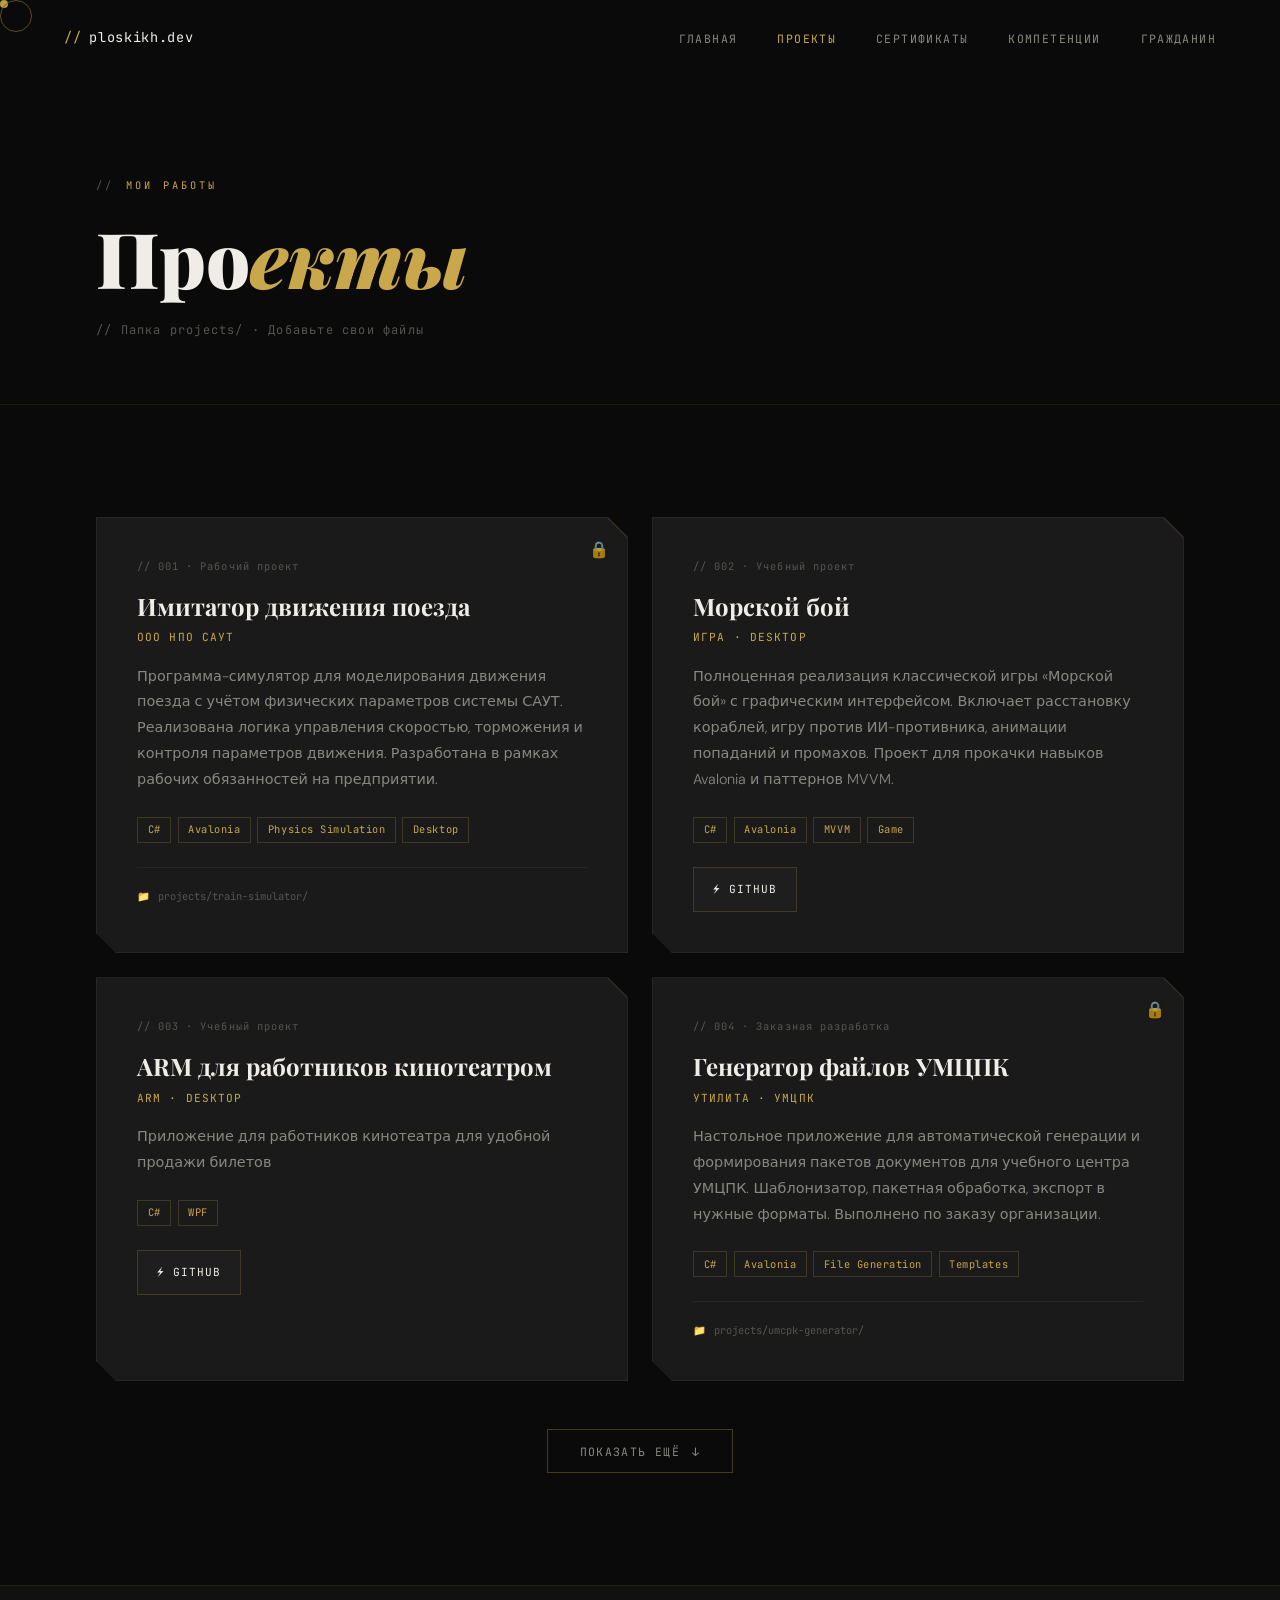
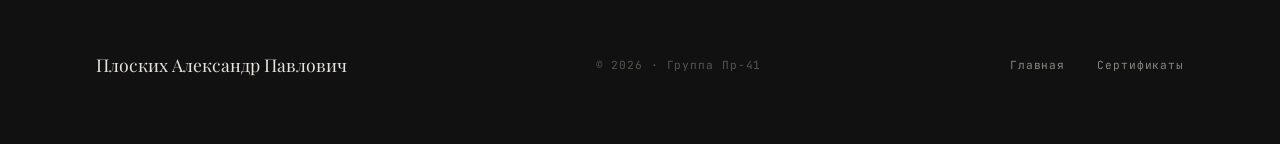
<file: projects/index.html>
<!DOCTYPE html>
<html lang="ru">
<head>
<meta charset="UTF-8">
<meta name="viewport" content="width=device-width, initial-scale=1.0">
<title>Проекты — Плоских Александр</title>
<link rel="preconnect" href="https://fonts.googleapis.com">
<link rel="preconnect" href="https://fonts.gstatic.com" crossorigin>
<link href="https://fonts.googleapis.com/css2?family=Playfair+Display:ital,wght@0,700;0,900;1,700&family=DM+Sans:wght@300;400;500&family=JetBrains+Mono:wght@300;400;500;700&display=swap" rel="stylesheet">
<link rel="stylesheet" href="../style.css">
<style>
  .page-hero {
    min-height: 45vh;
    display: flex;
    align-items: flex-end;
    padding: 10rem 6rem 4rem;
    position: relative;
    border-bottom: 1px solid rgba(201,168,76,0.1);
  }
  .page-hero::before {
    content: '';
    position: absolute;
    inset: 0;
    background: repeating-linear-gradient(
      0deg,
      transparent,
      transparent 2px,
      rgba(0,0,0,0.04) 2px,
      rgba(0,0,0,0.04) 4px
    );
    pointer-events: none;
  }
  .page-hero-inner { max-width: 1200px; width: 100%; margin: 0 auto; position: relative; z-index: 1; }
  .page-eyebrow {
    font-family: var(--mono);
    font-size: 0.65rem;
    letter-spacing: 0.3em;
    text-transform: uppercase;
    color: var(--gold);
    margin-bottom: 1.5rem;
    display: flex;
    align-items: center;
    gap: 0.75rem;
  }
  .page-eyebrow::before { content: '//'; color: var(--muted2); }
  .page-title {
    font-family: var(--serif);
    font-size: clamp(3rem, 6vw, 7rem);
    font-weight: 900;
    line-height: 1.0;
    color: var(--white);
  }
  .page-title em { font-style: italic; color: var(--gold); }
  .page-count {
    font-family: var(--mono);
    font-size: 0.75rem;
    color: var(--muted2);
    margin-top: 1.5rem;
    letter-spacing: 0.1em;
  }

  /* PROJECTS SECTION */
  #projects-main { background: var(--black); }

  .projects-full-grid {
    display: grid;
    grid-template-columns: repeat(2, 1fr);
    gap: 1.5rem;
  }

  .project-card-full {
    background: var(--dark2);
    border: 1px solid rgba(255,255,255,0.05);
    padding: 2.5rem;
    transition: border-color 0.4s, transform 0.4s var(--ease), background 0.4s;
    position: relative;
    overflow: hidden;
    clip-path: polygon(0 0, calc(100% - 20px) 0, 100% 20px, 100% 100%, 20px 100%, 0 calc(100% - 20px));
  }
  .project-card-full::before {
    content: '';
    position: absolute;
    top: 0; right: 0;
    width: 0; height: 0;
    border-left: 20px solid transparent;
    border-top: 20px solid rgba(201,168,76,0.15);
    transition: border-top-color 0.4s;
  }
  .project-card-full:hover {
    border-color: rgba(201,168,76,0.3);
    background: rgba(201,168,76,0.03);
    transform: translateY(-6px);
  }
  .project-card-full:hover::before { border-top-color: var(--gold); }

  .project-num {
    font-family: var(--mono);
    font-size: 0.65rem;
    color: var(--muted2);
    margin-bottom: 1rem;
    letter-spacing: 0.1em;
  }
  .project-title {
    font-family: var(--serif);
    font-size: 1.5rem;
    font-weight: 700;
    color: var(--white);
    line-height: 1.2;
    margin-bottom: 0.5rem;
  }
  .project-subtitle {
    font-family: var(--mono);
    font-size: 0.7rem;
    color: var(--gold);
    letter-spacing: 0.1em;
    text-transform: uppercase;
    margin-bottom: 1rem;
  }
  .project-desc {
    font-size: 0.9rem;
    color: var(--muted);
    line-height: 1.8;
    margin-bottom: 1.5rem;
    font-weight: 300;
  }
  .project-tags { display: flex; flex-wrap: wrap; gap: 0.4rem; margin-bottom: 1.5rem; }
  .project-tag {
    font-family: var(--mono);
    font-size: 0.65rem;
    padding: 0.2rem 0.6rem;
    border: 1px solid rgba(201,168,76,0.2);
    color: var(--gold);
    letter-spacing: 0.05em;
  }
  .project-divider {
    height: 1px;
    background: rgba(255,255,255,0.05);
    margin: 1.25rem 0;
  }
  .project-folder {
    font-family: var(--mono);
    font-size: 0.65rem;
    color: var(--muted2);
    display: flex;
    align-items: center;
    gap: 0.5rem;
  }
  .project-folder::before { content: '📁'; }


  /* MODAL */

.project-modal{
  position:fixed;
  inset:0;
  background:rgba(0,0,0,0.72);
  backdrop-filter:blur(8px);
  display:flex;
  align-items:center;
  justify-content:center;
  z-index:9999;

  opacity:0;
  visibility:hidden;
  transition:0.35s;
}

.project-modal.active{
  opacity:1;
  visibility:visible;
}

.project-modal-content{
  width:min(520px,90%);
  background:var(--dark2);
  border:1px solid rgba(201,168,76,0.25);
  padding:3rem;
  position:relative;

  clip-path:polygon(
    0 0,
    calc(100% - 24px) 0,
    100% 24px,
    100% 100%,
    24px 100%,
    0 calc(100% - 24px)
  );

  box-shadow:0 30px 80px rgba(0,0,0,0.45);
}

.project-modal-close{
  position:absolute;
  top:1rem;
  right:1rem;
  width:42px;
  height:42px;
  border:none;
  background:rgba(255,255,255,0.04);
  color:var(--white);
  font-size:1.5rem;
  cursor:pointer;
  transition:0.3s;
}

.project-modal-close:hover{
  background:rgba(201,168,76,0.15);
  color:var(--gold);
}

.project-modal-eyebrow{
  font-family:var(--mono);
  font-size:0.7rem;
  letter-spacing:0.2em;
  text-transform:uppercase;
  color:var(--gold);
  margin-bottom:1rem;
}

.project-modal-title{
  font-family:var(--serif);
  font-size:2rem;
  color:var(--white);
  margin-bottom:1.25rem;
  line-height:1.1;
}

.project-modal-text{
  color:var(--muted);
  line-height:1.8;
  margin-bottom:1rem;
  font-size:0.95rem;
}

.project-modal-text.muted{
  color:var(--muted2);
  font-size:0.85rem;
}

  @media (max-width: 900px) {
    .page-hero { padding: 8rem 1.5rem 3rem; }
    .projects-full-grid { grid-template-columns: 1fr; }
    #projects-main { padding: 4rem 1.5rem; }
  }

  .project-actions{
  display:flex;
  gap:0.75rem;
  margin-top:1.5rem;
}

.project-btn{
  display:inline-flex;
  align-items:center;
  justify-content:center;

  padding:0.75rem 1.2rem;

  border:1px solid rgba(201,168,76,0.2);
  background:rgba(255,255,255,0.02);

  color:var(--white);
  text-decoration:none;

  font-family:var(--mono);
  font-size:0.7rem;
  letter-spacing:0.08em;
  text-transform:uppercase;

  transition:0.3s;
}

.project-btn:hover{
  border-color:var(--gold);
  background:rgba(201,168,76,0.08);
  color:var(--gold);
}

.project-btn.github::before{
  content:'⚡';
  margin-right:0.5rem;
}

.restricted-project{
  cursor:pointer;
}

.restricted-project::after{
  content:'🔒';
  position:absolute;
  top:18px;
  right:18px;
  font-size:1rem;
  opacity:0.7;
}
</style>
</head>
<body>
<div class="cursor"></div>
<div class="cursor-ring"></div>
<div class="progress-bar" id="readingProgress"></div>

<nav id="mainNav">
  <a href="../index.html" class="nav-logo"><span>//</span> ploskikh.dev</a>
  <ul class="nav-links">
    <li><a href="../index.html">Главная</a></li>
    <li><a href="index.html" class="active">Проекты</a></li>
    <li><a href="../certificates/index.html">Сертификаты</a></li>
    <li><a href="../competencies/index.html">Компетенции</a></li>
    <li><a href="../citizen/index.html">Гражданин</a></li>
  </ul>
  <button class="hamburger" id="hamburger" aria-label="Меню">
    <span></span><span></span><span></span>
  </button>
</nav>

<div class="mobile-menu" id="mobileMenu">
  <a href="../index.html" onclick="closeMobile()">Главная</a>
  <a href="index.html" onclick="closeMobile()">Проекты</a>
  <a href="../certificates/index.html" onclick="closeMobile()">Сертификаты</a>
  <a href="../competencies/index.html" onclick="closeMobile()">Компетенции</a>
  <a href="../citizen/index.html" onclick="closeMobile()">Гражданин</a>
</div>

<div class="page-hero">
  <div class="page-hero-inner">
    <div class="page-eyebrow">Мои работы</div>
    <h1 class="page-title">Про<em>екты</em></h1>
    <div class="page-count">// Папка projects/ · Добавьте свои файлы</div>
  </div>
</div>

<section id="projects-main">
  <div class="section-inner">
    <div class="projects-full-grid" id="projectsGrid">

      <div class="project-card-full reveal">
        <div class="project-num">// 001 · Рабочий проект</div>
        <div class="project-title">Имитатор движения поезда</div>
        <div class="project-subtitle">ООО НПО САУТ</div>
        <div class="project-desc">Программа-симулятор для моделирования движения поезда с учётом физических параметров системы САУТ. Реализована логика управления скоростью, торможения и контроля параметров движения. Разработана в рамках рабочих обязанностей на предприятии.</div>
        <div class="project-tags">
          <span class="project-tag">C#</span>
          <span class="project-tag">Avalonia</span>
          <span class="project-tag">Physics Simulation</span>
          <span class="project-tag">Desktop</span>
        </div>
        <div class="project-divider"></div>
        <div class="project-folder">projects/train-simulator/</div>
      </div>

      <div class="project-card-full reveal reveal-delay-1">
        <div class="project-num">// 002 · Учебный проект</div>
        <div class="project-title">Морской бой</div>
        <div class="project-subtitle">Игра · Desktop</div>
        <div class="project-desc">Полноценная реализация классической игры «Морской бой» с графическим интерфейсом. Включает расстановку кораблей, игру против ИИ-противника, анимации попаданий и промахов. Проект для прокачки навыков Avalonia и паттернов MVVM.</div>
        <div class="project-tags">
          <span class="project-tag">C#</span>
          <span class="project-tag">Avalonia</span>
          <span class="project-tag">MVVM</span>
          <span class="project-tag">Game</span>
        </div>
      

        <div class="project-actions">

            <a
              href="https://github.com/Mumlul/ship.git"
              target="_blank"
              class="project-btn github">
              GitHub
            </a>

        </div>

      </div>

      <div class="project-card-full reveal reveal-delay-2">
        <div class="project-num">// 003 · Учебный проект</div>
        <div class="project-title">ARM для работников кинотеатром</div>
        <div class="project-subtitle">ARM · Desktop</div>
        <div class="project-desc">Приложение для работников кинотеатра для удобной продажи билетов</div>
        <div class="project-tags">
          <span class="project-tag">C#</span>
          <span class="project-tag">WPF</span>
        </div>
        
        <div class="project-actions">

            <a
              href="https://github.com/Mumlul/ARM_Cinema.git"
              target="_blank"
              class="project-btn github"
            >
              GitHub
            </a>

          </div>

      </div>


      <div class="project-card-full reveal reveal-delay-3">
        <div class="project-num">// 004 · Заказная разработка</div>
        <div class="project-title">Генератор файлов УМЦПК</div>
        <div class="project-subtitle">Утилита · УМЦПК</div>
        <div class="project-desc">Настольное приложение для автоматической генерации и формирования пакетов документов для учебного центра УМЦПК. Шаблонизатор, пакетная обработка, экспорт в нужные форматы. Выполнено по заказу организации.</div>
        <div class="project-tags">
          <span class="project-tag">C#</span>
          <span class="project-tag">Avalonia</span>
          <span class="project-tag">File Generation</span>
          <span class="project-tag">Templates</span>
        </div>
        <div class="project-divider"></div>
        <div class="project-folder">projects/umcpk-generator/</div>
      </div>

      <div class="project-card-full reveal">
        <div class="project-num">// 005 · Заказная разработка</div>
        <div class="project-title">Сайт психологического тестирования</div>
        <div class="project-subtitle">Web · УМЦПК</div>
        <div class="project-desc">Веб-платформа для проведения психологического тестирования. Система прохождения тестов, подсчёт результатов, административная панель, хранение результатов в БД. Разработан по заказу учебного центра УМЦПК.</div>
        <div class="project-tags">
          <span class="project-tag">HTML</span>
          <span class="project-tag">CSS</span>
          <span class="project-tag">JavaScript</span>
          <span class="project-tag">SQL</span>
          <span class="project-tag">Web</span>
        </div>
        <div class="project-divider"></div>
        <div class="project-folder">projects/psych-testing/</div>
      </div>

      <div class="project-card-full reveal reveal-delay-1">
        <div class="project-num">// 006 · Учебный проект</div>
        <div class="project-title">Система дистанционного обучения</div>
        <div class="project-subtitle">Курсовой проект</div>
        <div class="project-desc">Курсовая работа — система дистанционного обучения. Регистрация пользователей, загрузка учебных материалов, система тестирования, прогресс-трекинг, административный раздел.</div>
        <div class="project-tags">
          <span class="project-tag">Курсовая</span>
          <span class="project-tag">Web</span>
          <span class="project-tag">SQL</span>
          <span class="project-tag">LMS</span>
        </div>
        
        <div class="project-actions">

          <a
            href="https://github.com/Mumlul/Course_work.git"
            target="_blank"
            class="project-btn github"
          >
            GitHub
          </a>

        </div>

      </div>

    </div>

    <div class="show-more-wrap">
      <button class="btn-show-more" id="projectsShowMore">
        <span class="btn-text">Показать ещё</span>
        <span class="arrow">↓</span>
      </button>
    </div>
  </div>
</section>

<footer>
  <div class="footer-name">Плоских Александр Павлович</div>
  <div class="footer-copy">© 2026 · Группа Пр-41</div>
  <div class="footer-links">
    <a href="../index.html">Главная</a>
    <a href="../certificates/index.html">Сертификаты</a>
  </div>
</footer>

<div class="project-modal" id="projectModal">
  <div class="project-modal-content">

    <button class="project-modal-close" id="closeProjectModal">
      ×
    </button>

    <div class="project-modal-eyebrow">
      // Ограничение доступа
    </div>

    <h2 class="project-modal-title">
      Исходный код недоступен
    </h2>

    <p class="project-modal-text">
      Заказчик данного проекта попросил не публиковать исходный код
      и внутреннюю реализацию проекта в открытом доступе.
    </p>

    <p class="project-modal-text muted">
      Вы можете ознакомиться с описанием проекта,
      используемыми технологиями и функциональностью.
    </p>

  </div>
</div>


<script src="../script.js"></script>

<script>
document.addEventListener('DOMContentLoaded', () => {

  const modal = document.getElementById('projectModal');
  const closeBtn = document.getElementById('closeProjectModal');

  const restrictedProjects = [
    'Имитатор движения поезда',
    'Генератор файлов УМЦПК',
    'Сайт психологического тестирования'
  ];

  document.querySelectorAll('.project-card-full').forEach(card => {

    const title = card
      .querySelector('.project-title')
      ?.textContent
      .trim();

    if (restrictedProjects.includes(title)) {

      card.classList.add('restricted-project');

      card.addEventListener('click', () => {
        modal.classList.add('active');
        document.body.style.overflow = 'hidden';
      });

    }

  });

  function closeModal() {
    modal.classList.remove('active');
    document.body.style.overflow = '';
  }

  closeBtn.addEventListener('click', closeModal);

  modal.addEventListener('click', (e) => {
    if (e.target === modal) {
      closeModal();
    }
  });

  document.addEventListener('keydown', (e) => {
    if (e.key === 'Escape') {
      closeModal();
    }
  });

});
</script>



</body>
</html>
</file>
<file: style.css>
/* ===== RESET & ROOT ===== */
*, *::before, *::after { box-sizing: border-box; margin: 0; padding: 0; }

:root {
  --black: #0A0A0A;
  --dark: #111111;
  --dark2: #1A1A1A;
  --dark3: #222222;
  --white: #F0EDE8;
  --white2: #E8E4DE;
  --gold: #C9A84C;
  --gold2: #E8C96A;
  --muted: #888880;
  --muted2: #555550;
  --red: #C0392B;
  --mono: 'JetBrains Mono', 'Fira Code', 'Courier New', monospace;
  --serif: 'Playfair Display', Georgia, serif;
  --sans: 'DM Sans', system-ui, sans-serif;
  --ease: cubic-bezier(0.25, 0.46, 0.45, 0.94);
}

html { scroll-behavior: smooth; font-size: 16px; }

body {
  font-family: var(--sans);
  background: var(--black);
  color: var(--white);
  line-height: 1.7;
  overflow-x: hidden;
  cursor: none;
}

/* ===== CUSTOM CURSOR ===== */
.cursor {
  width: 8px; height: 8px;
  background: var(--gold);
  border-radius: 50%;
  position: fixed; top: 0; left: 0;
  pointer-events: none;
  z-index: 9999;
  transition: transform 0.15s var(--ease);
  mix-blend-mode: difference;
}
.cursor-ring {
  width: 32px; height: 32px;
  border: 1px solid rgba(201,168,76,0.4);
  border-radius: 50%;
  position: fixed; top: 0; left: 0;
  pointer-events: none;
  z-index: 9998;
  transition: transform 0.4s var(--ease), width 0.3s, height 0.3s, border-color 0.3s;
}
.cursor-ring.expand { width: 56px; height: 56px; border-color: var(--gold); }

/* ===== PROGRESS BAR ===== */
.progress-bar {
  position: fixed; top: 0; left: 0;
  height: 2px;
  background: var(--gold);
  z-index: 200;
  width: 0%;
  transition: width 0.1s linear;
}

/* ===== NAV ===== */
nav {
  position: fixed;
  top: 0; left: 0; right: 0;
  z-index: 100;
  padding: 1.5rem 4rem;
  display: flex;
  justify-content: space-between;
  align-items: center;
  transition: background 0.4s var(--ease), backdrop-filter 0.4s;
}
nav.scrolled {
  background: rgba(10,10,10,0.92);
  backdrop-filter: blur(16px);
  border-bottom: 1px solid rgba(201,168,76,0.15);
}
.nav-logo {
  font-family: var(--mono);
  font-size: 0.85rem;
  letter-spacing: 0.05em;
  color: var(--white);
  text-decoration: none;
  display: flex;
  align-items: center;
  gap: 0.5rem;
}
.nav-logo span { color: var(--gold); }
.nav-links {
  display: flex;
  gap: 2.5rem;
  list-style: none;
}
.nav-links a {
  font-family: var(--mono);
  font-size: 0.72rem;
  letter-spacing: 0.12em;
  text-transform: uppercase;
  color: var(--muted);
  text-decoration: none;
  transition: color 0.3s;
  position: relative;
}
.nav-links a::after {
  content: '';
  position: absolute;
  bottom: -4px; left: 0;
  width: 0; height: 1px;
  background: var(--gold);
  transition: width 0.3s var(--ease);
}
.nav-links a:hover { color: var(--gold); }
.nav-links a:hover::after { width: 100%; }
.nav-links a.active { color: var(--gold); }

/* HAMBURGER */
.hamburger {
  display: none;
  flex-direction: column;
  gap: 5px;
  cursor: pointer;
  background: none;
  border: none;
  padding: 4px;
}
.hamburger span {
  display: block;
  width: 24px; height: 1px;
  background: var(--white);
  transition: transform 0.3s, opacity 0.3s;
}
.hamburger.open span:nth-child(1) { transform: translateY(6px) rotate(45deg); }
.hamburger.open span:nth-child(2) { opacity: 0; }
.hamburger.open span:nth-child(3) { transform: translateY(-6px) rotate(-45deg); }

.mobile-menu {
  display: none;
  position: fixed;
  top: 0; left: 0; right: 0; bottom: 0;
  background: var(--black);
  z-index: 99;
  flex-direction: column;
  justify-content: center;
  align-items: center;
  gap: 2rem;
}
.mobile-menu.open { display: flex; }
.mobile-menu a {
  font-family: var(--serif);
  font-size: 2.5rem;
  font-weight: 400;
  color: var(--white);
  text-decoration: none;
  transition: color 0.3s;
}
.mobile-menu a:hover { color: var(--gold); }

/* ===== SHARED SECTION STYLES ===== */
section { padding: 7rem 6rem; position: relative; }
.section-inner { max-width: 1200px; margin: 0 auto; }

.section-eyebrow {
  font-family: var(--mono);
  font-size: 0.65rem;
  letter-spacing: 0.3em;
  text-transform: uppercase;
  color: var(--gold);
  margin-bottom: 1.5rem;
  display: flex;
  align-items: center;
  gap: 1rem;
}
.section-eyebrow::before {
  content: '//';
  color: var(--muted2);
}

.section-title {
  font-family: var(--serif);
  font-size: clamp(2.5rem, 4vw, 4.5rem);
  font-weight: 700;
  line-height: 1.05;
  color: var(--white);
  margin-bottom: 1rem;
}
.section-title em { font-style: italic; color: var(--gold); }

.section-subtitle {
  font-size: 1rem;
  color: var(--muted);
  max-width: 560px;
  line-height: 1.8;
  margin-bottom: 4rem;
  font-weight: 300;
}

/* ===== REVEAL ANIMATIONS ===== */
.reveal {
  opacity: 0;
  transform: translateY(30px);
  transition: opacity 0.8s var(--ease), transform 0.8s var(--ease);
}
.reveal.visible { opacity: 1; transform: translateY(0); }
.reveal-delay-1 { transition-delay: 0.1s; }
.reveal-delay-2 { transition-delay: 0.2s; }
.reveal-delay-3 { transition-delay: 0.3s; }
.reveal-delay-4 { transition-delay: 0.4s; }

@keyframes fadeUp {
  to { opacity: 1; transform: translateY(0); }
}
@keyframes fadeIn {
  to { opacity: 1; }
}
@keyframes blink {
  0%, 100% { opacity: 1; }
  50% { opacity: 0; }
}

/* ===== BUTTONS ===== */
.btn-primary {
  display: inline-flex;
  align-items: center;
  gap: 0.75rem;
  padding: 1rem 2.25rem;
  background: var(--gold);
  color: var(--black);
  text-decoration: none;
  font-family: var(--mono);
  font-size: 0.75rem;
  letter-spacing: 0.12em;
  text-transform: uppercase;
  font-weight: 700;
  transition: background 0.3s, transform 0.3s;
  clip-path: polygon(0 0, calc(100% - 12px) 0, 100% 12px, 100% 100%, 12px 100%, 0 calc(100% - 12px));
}
.btn-primary:hover { background: var(--gold2); transform: translateY(-2px); }

.btn-outline {
  display: inline-flex;
  align-items: center;
  gap: 0.75rem;
  padding: 1rem 2.25rem;
  border: 1px solid rgba(201,168,76,0.4);
  color: var(--gold);
  text-decoration: none;
  font-family: var(--mono);
  font-size: 0.75rem;
  letter-spacing: 0.12em;
  text-transform: uppercase;
  font-weight: 500;
  transition: border-color 0.3s, background 0.3s, color 0.3s, transform 0.3s;
  clip-path: polygon(0 0, calc(100% - 12px) 0, 100% 12px, 100% 100%, 12px 100%, 0 calc(100% - 12px));
}
.btn-outline:hover { border-color: var(--gold); background: rgba(201,168,76,0.08); transform: translateY(-2px); }

/* Show More Button */
.show-more-wrap { text-align: center; margin-top: 3rem; }
.btn-show-more {
  display: inline-flex;
  align-items: center;
  gap: 0.75rem;
  padding: 0.85rem 2rem;
  border: 1px solid rgba(201,168,76,0.3);
  color: var(--muted);
  background: none;
  cursor: pointer;
  font-family: var(--mono);
  font-size: 0.72rem;
  letter-spacing: 0.12em;
  text-transform: uppercase;
  transition: border-color 0.3s, color 0.3s;
}
.btn-show-more:hover { border-color: var(--gold); color: var(--gold); }
.btn-show-more .arrow { transition: transform 0.3s; }
.btn-show-more.expanded .arrow { transform: rotate(180deg); }

/* ===== FOOTER ===== */
footer {
  background: var(--dark);
  border-top: 1px solid rgba(201,168,76,0.1);
  padding: 4rem 6rem;
  display: flex;
  justify-content: space-between;
  align-items: center;
  flex-wrap: wrap;
  gap: 2rem;
}
.footer-name {
  font-family: var(--serif);
  font-size: 1.1rem;
  color: var(--white2);
}
.footer-copy {
  font-family: var(--mono);
  font-size: 0.7rem;
  color: var(--muted2);
  letter-spacing: 0.08em;
}
.footer-links {
  display: flex;
  gap: 2rem;
}
.footer-links a {
  font-family: var(--mono);
  font-size: 0.7rem;
  color: var(--muted);
  text-decoration: none;
  letter-spacing: 0.08em;
  transition: color 0.3s;
}
.footer-links a:hover { color: var(--gold); }

/* ===== RESPONSIVE ===== */
@media (max-width: 900px) {
  nav { padding: 1.25rem 1.5rem; }
  .nav-links { display: none; }
  .hamburger { display: flex; }
  section { padding: 5rem 1.5rem; }
  footer { padding: 3rem 1.5rem; flex-direction: column; align-items: flex-start; gap: 1.5rem; }
}
</file>
